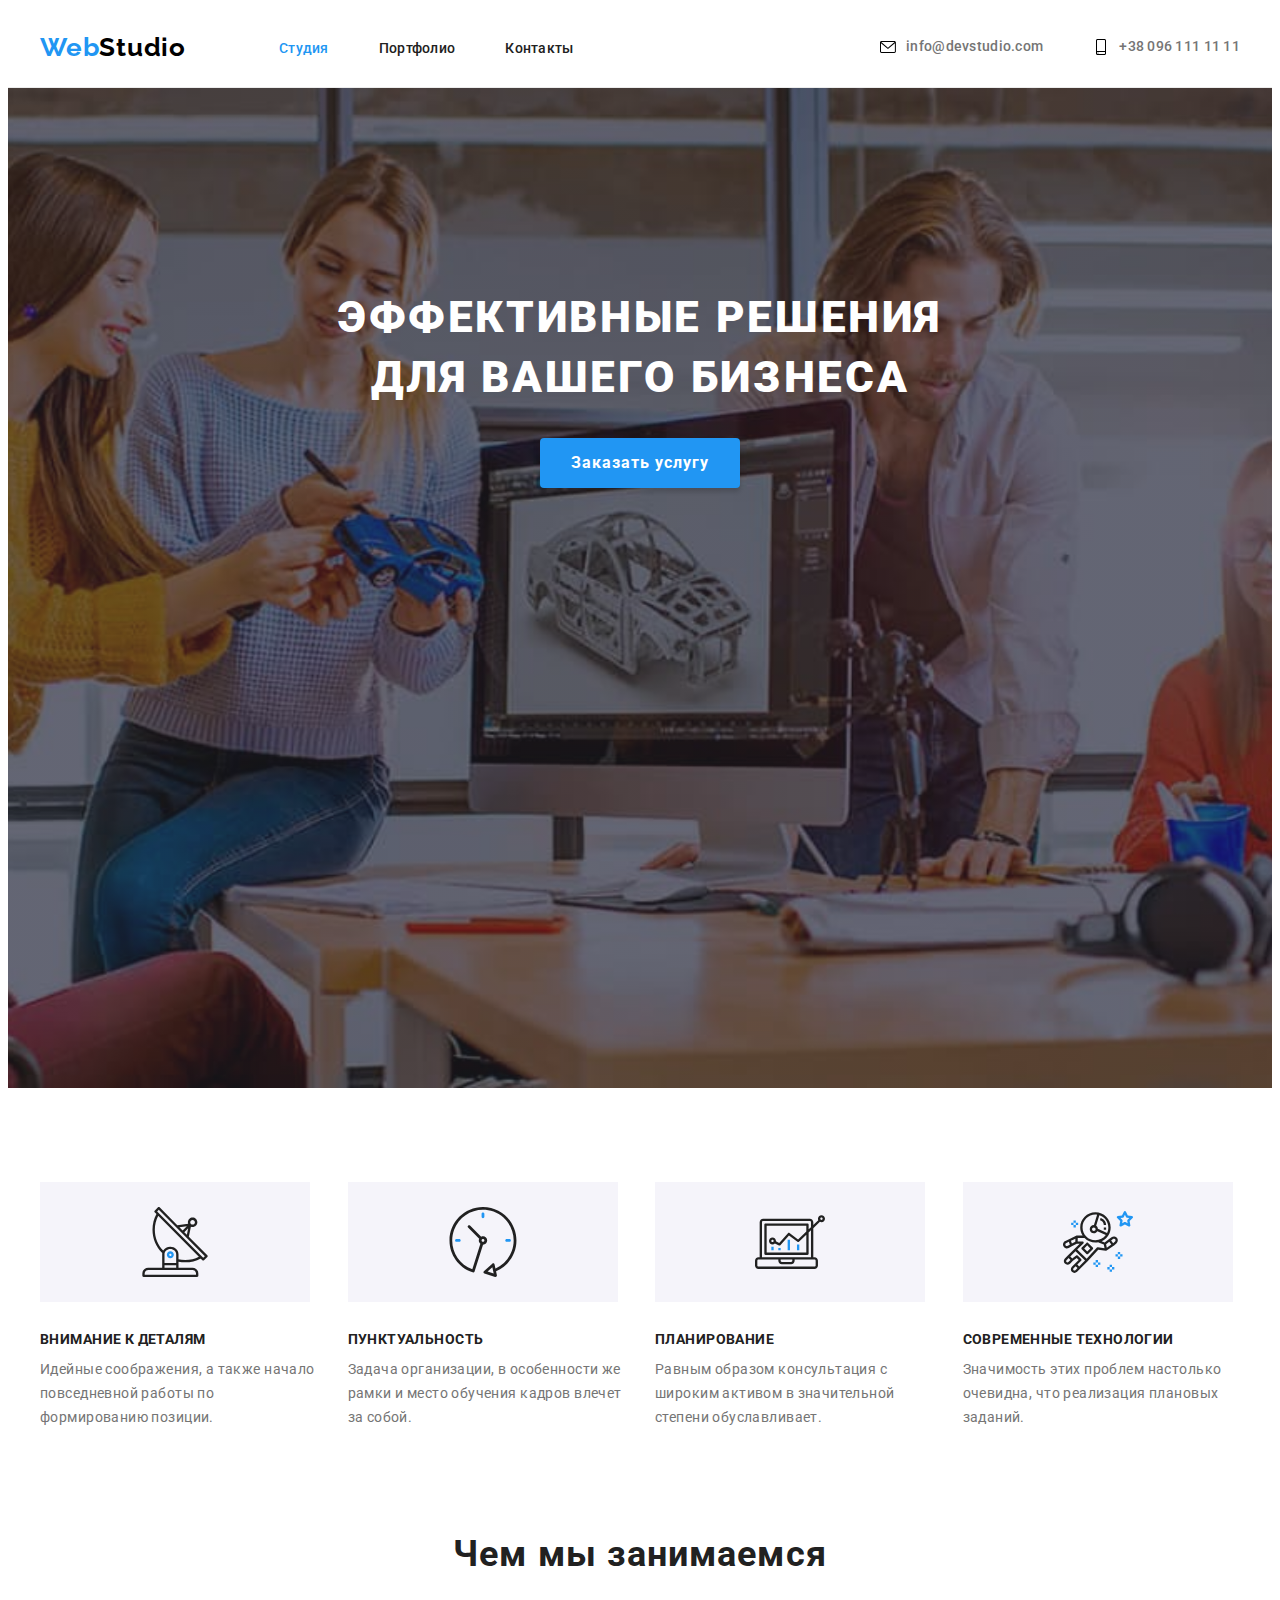
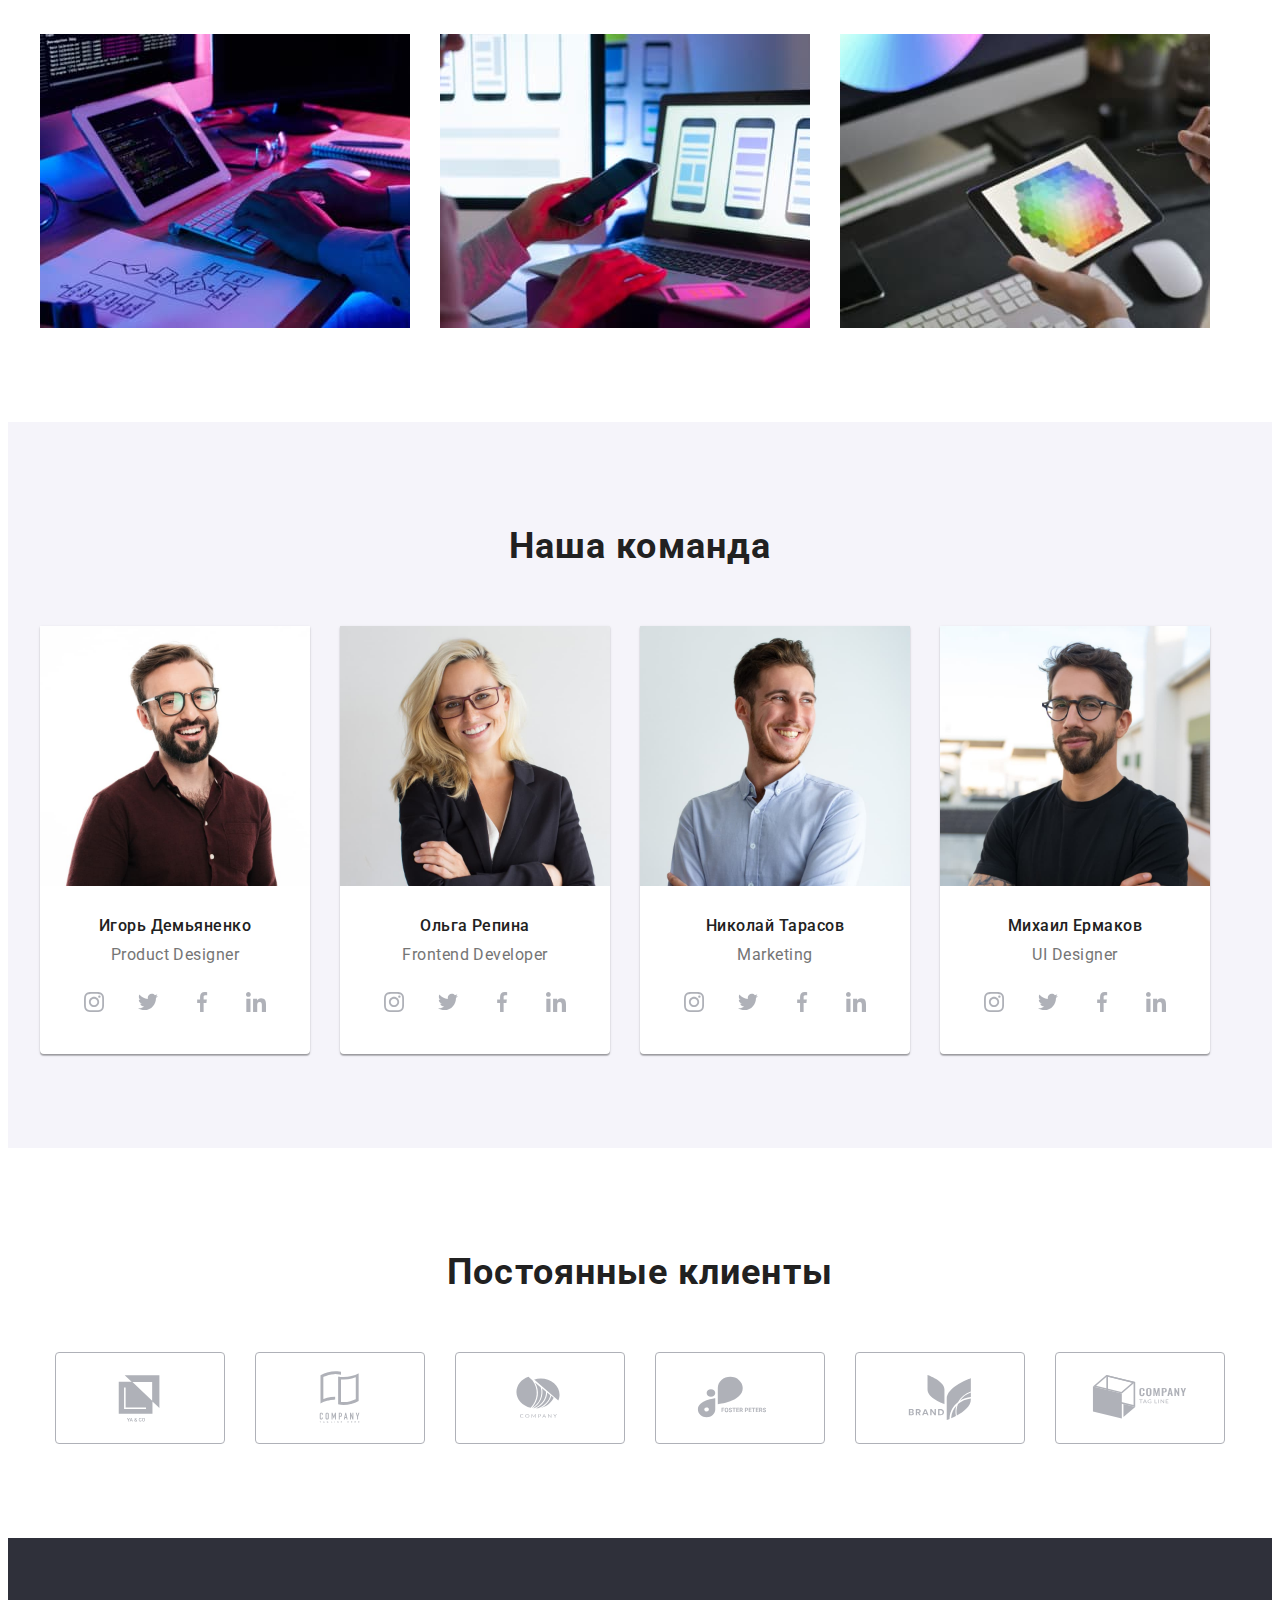
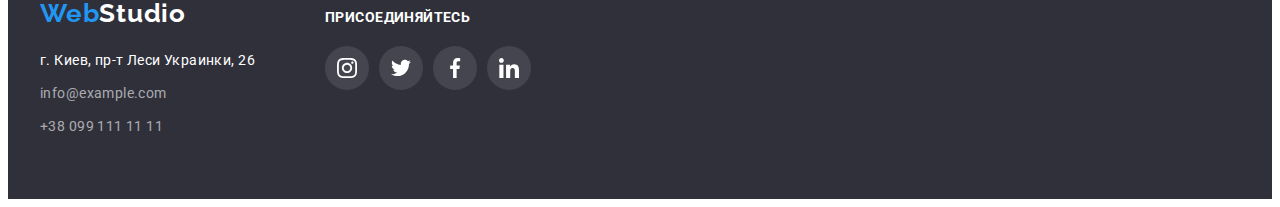
<file: index.html>
<!DOCTYPE html>
<html lang="ru">
  <head>
    <meta charset="UTF-8" />
    <meta name="viewport" content="width=device-width, initial-scale=1.0" />
    <title>Студия</title>
    <link rel="preconnect" href="https://fonts.googleapis.com" />
    <link rel="preconnect" href="https://fonts.gstatic.com" crossorigin />
    <link
      href="https://fonts.googleapis.com/css2?family=Raleway:wght@700&family=Roboto:wght@400;500;700;900&display=swap"
      rel="stylesheet"
    />
    <link
      rel="stylesheet"
      href="https://cdnjs.cloudflare.com/ajax/libs/modern-normalize/1.1.0/modern-normalize.min.css"
      integrity="sha512-wpPYUAdjBVSE4KJnH1VR1HeZfpl1ub8YT/NKx4PuQ5NmX2tKuGu6U/JRp5y+Y8XG2tV+wKQpNHVUX03MfMFn9Q=="
      crossorigin="anonymous"
      referrerpolicy="no-referrer"
    />
    <link rel="stylesheet" href="./css/styles.css" />
  </head>
  <body>
    <!--Верхняя линия-->
    <header class="header">
      <div class="container header-container">
        <nav class="header-nav">
          <a class="logo header-logo link" href="./index.html"
            >Web<span class="logo-black">Studio</span></a
          >
          <ul class="header-menu list">
            <li class="menu-item">
              <a class="menu-link link current" href="./index.html">Студия</a>
            </li>
            <li class="menu-item">
              <a class="menu-link link" href="./portfolio.html">Портфолио</a>
            </li>
            <li class="menu-item"><a class="menu-link link" href="">Контакты</a></li>
          </ul>
        </nav>
        <ul class="header-contacts list">
          <li class="contacts-item">
            <a class="menu-link link header-contacts-link" href="mailto:info@devstudio.com"
              ><svg class="header-contacts-icon">
                <use href="./images/icons.svg#icon-envelope"></use>
              </svg>
              info@devstudio.com</a
            >
          </li>
          <li class="contacts-item">
            <a class="menu-link link header-contacts-link" href="tel:+380991111111"
              ><svg class="header-contacts-icon">
                <use href="./images/icons.svg#icon-smartphone"></use></svg>+38 096 111 11 11</a>
          </li>
        </ul>
      </div>
    </header>

    <main>
      <!--Шапка-->
      <section class="hero section">
        <div class="container hero-container">
          <h1 class="hero-title">Эффективные решения для вашего бизнеса</h1>
          <button type="button" class="hero-btn btn">Заказать услугу</button>
        </div>
      </section>

      <!--Особенности -->
      <section class="specificity section">
        <div class="container">
          <h2 class="visually-hidden">Особенности</h2>
          <ul class="specificity-list list">
            <li class="specifity-item">
              <div class="specifity-item-icons">
                <svg class="specifity-icon" width="70px" height="70px">
                  <use href="./images/icons.svg#icon-antenna"></use>
                </svg>
              </div>
              <h3 class="specificity-item-title">Внимание к деталям</h3>
              <p class="specificity-item-text">
                Идейные соображения, а также начало повседневной работы по формированию позиции.
              </p>
            </li>
            <li class="specifity-item">
              <div class="specifity-item-icons">
                <svg class="specifity-icon" width="70px" height="70px">
                  <use href="./images/icons.svg#icon-clock"></use>
                </svg>
              </div>
              <h3 class="specificity-item-title">Пунктуальность</h3>
              <p class="specificity-item-text">
                Задача организации, в особенности же рамки и место обучения кадров влечет за собой.
              </p>
            </li>
            <li class="specifity-item">
              <div class="specifity-item-icons">
                <svg class="specifity-icon" width="70px" height="70px">
                  <use href="./images/icons.svg#icon-diagram"></use>
                </svg>
              </div>
              <h3 class="specificity-item-title">Планирование</h3>
              <p class="specificity-item-text">
                Равным образом консультация с широким активом в значительной степени обуславливает.
              </p>
            </li>
            <li class="specifity-item">
              <div class="specifity-item-icons">
                <svg class="specifity-icon" width="70px" height="70px">
                  <use href="./images/icons.svg#icon-astronaut"></use>
                </svg>
              </div>
              <h3 class="specificity-item-title">Современные технологии</h3>
              <p class="specificity-item-text">
                Значимость этих проблем настолько очевидна, что реализация плановых заданий.
              </p>
            </li>
          </ul>
        </div>
      </section>

      <!--Чем мы занимаемся-->
      <section class="what-we-do section">
        <div class="container">
          <h2 class="section-title">Чем мы занимаемся</h2>
          <ul class="list what-we-do-list">
            <li class="what-we-do-item">
              <img
                src="./images/wdwd_1.jpg"
                width="370"
                height="294"
                alt="человек печатает на клавиатуре"
              />
            </li>
            <li class="what-we-do-item">
              <img
                src="./images/wdwd_2.jpg"
                width="370"
                height="294"
                alt="человек работает за ноутбуком"
              />
            </li>
            <li class="what-we-do-item">
              <img
                src="./images/wdwd_3.jpg"
                width="370"
                height="294"
                alt="человек работает на планшете"
              />
            </li>
          </ul>
        </div>
      </section>

      <!--Наша команда-->
      <section class="team section">
        <div class="container">
          <h2 class="section-title">Наша команда</h2>
          <ul class="team-list list">
            <li class="team-item">
              <img
                class="team-item-image"
                src="./images/team_1.jpg"
                width="270"
                alt="Фото Игоря Демьяненко"
              />
              <div class="team-item-content">
                <h3 class="team-item-title">Игорь Демьяненко</h3>
                <p lang="en" class="team-item-text">Product Designer</p>
                <ul class="team-social social-list list">
                  <li class="social-item">
                    <a href="" target="_blank" class="social-link">
                      <svg class="social-icon" width="20px" height="20px">
                        <use href="./images/icons.svg#icon-instagram"></use>
                      </svg>
                    </a>
                  </li>
                  <li class="social-item">
                    <a href="" target="_blank" class="social-link">
                      <svg class="social-icon" width="20px" height="20px">
                        <use href="./images/icons.svg#icon-twitter"></use>
                      </svg>
                    </a>
                  </li>
                  <li class="social-item">
                    <a href="" target="_blank" class="social-link">
                      <svg class="social-icon" width="20px" height="20px">
                        <use href="./images/icons.svg#icon-facebook"></use>
                      </svg>
                    </a>
                  </li>
                  <li class="social-item">
                    <a href="" target="_blank" class="social-link">
                      <svg class="social-icon" width="20px" height="20px">
                        <use href="./images/icons.svg#icon-linkedin"></use>
                      </svg>
                    </a>
                  </li>
                </ul>
              </div>
            </li>
            <li class="team-item">
              <img
                class="team-item-image"
                src="./images/team_2.jpg"
                width="270"
                alt="Фото Ольги Репиной"
              />
              <div class="team-item-content">
                <h3 class="team-item-title">Ольга Репина</h3>
                <p lang="en" class="team-item-text">Frontend Developer</p>
                <ul class="team-social social-list list">
                  <li class="social-item">
                    <a href="" target="_blank" class="social-link">
                      <svg class="social-icon" width="20px" height="20px">
                        <use href="./images/icons.svg#icon-instagram"></use>
                      </svg>
                    </a>
                  </li>
                  <li class="social-item">
                    <a href="" target="_blank" class="social-link">
                      <svg class="social-icon" width="20px" height="20px">
                        <use href="./images/icons.svg#icon-twitter"></use>
                      </svg>
                    </a>
                  </li>
                  <li class="social-item">
                    <a href="" target="_blank" class="social-link">
                      <svg class="social-icon" width="20px" height="20px">
                        <use href="./images/icons.svg#icon-facebook"></use>
                      </svg>
                    </a>
                  </li>
                  <li class="social-item">
                    <a href="" target="_blank" class="social-link">
                      <svg class="social-icon" width="20px" height="20px">
                        <use href="./images/icons.svg#icon-linkedin"></use>
                      </svg>
                    </a>
                  </li>
                </ul>
              </div>
            </li>
            <li class="team-item">
              <img
                class="team-item-image"
                src="./images/team_3.jpg"
                width="270"
                alt="Фото Николая Тарасова"
              />
              <div class="team-item-content">
                <h3 class="team-item-title">Николай Тарасов</h3>
                <p lang="en" class="team-item-text">Marketing</p>
                <ul class="team-social social-list list">
                  <li class="social-item">
                    <a href="" target="_blank" class="social-link">
                      <svg class="social-icon" width="20px" height="20px">
                        <use href="./images/icons.svg#icon-instagram"></use>
                      </svg>
                    </a>
                  </li>
                  <li class="social-item">
                    <a href="" target="_blank" class="social-link">
                      <svg class="social-icon" width="20px" height="20px">
                        <use href="./images/icons.svg#icon-twitter"></use>
                      </svg>
                    </a>
                  </li>
                  <li class="social-item">
                    <a href="" target="_blank" class="social-link">
                      <svg class="social-icon" width="20px" height="20px">
                        <use href="./images/icons.svg#icon-facebook"></use>
                      </svg>
                    </a>
                  </li>
                  <li class="social-item">
                    <a href="" target="_blank" class="social-link">
                      <svg class="social-icon" width="20px" height="20px">
                        <use href="./images/icons.svg#icon-linkedin"></use>
                      </svg>
                    </a>
                  </li>
                </ul>
              </div>
            </li>
            <li class="team-item">
              <img
                class="team-item-image"
                src="./images/team_4.jpg"
                width="270"
                alt="Фото Михаила Ермакова"
              />
              <div class="team-item-content">
                <h3 class="team-item-title">Михаил Ермаков</h3>
                <p lang="en" class="team-item-text">UI Designer</p>
                <ul class="team-social social-list list">
                  <li class="social-item">
                    <a href="" target="_blank" class="social-link">
                      <svg class="social-icon" width="20px" height="20px">
                        <use href="./images/icons.svg#icon-instagram"></use>
                      </svg>
                    </a>
                  </li>
                  <li class="social-item">
                    <a href="" target="_blank" class="social-link">
                      <svg class="social-icon" width="20px" height="20px">
                        <use href="./images/icons.svg#icon-twitter"></use>
                      </svg>
                    </a>
                  </li>
                  <li class="social-item">
                    <a href="" target="_blank" class="social-link">
                      <svg class="social-icon" width="20px" height="20px">
                        <use href="./images/icons.svg#icon-facebook"></use>
                      </svg>
                    </a>
                  </li>
                  <li class="social-item">
                    <a href="" target="_blank" class="social-link">
                      <svg class="social-icon" width="20px" height="20px">
                        <use href="./images/icons.svg#icon-linkedin"></use>
                      </svg>
                    </a>
                  </li>
                </ul>
              </div>
            </li>
          </ul>
        </div>
      </section>

      <!-- Постоянные клиенты -->
      <section class="clients section">
        <div class="container">
          <h2 class="section-title">Постоянные клиенты</h2>
          <ul class="clients-list list">
            <li class="clients-item">
              <a href="" target="_blank" class="clients-link">
                <svg class="clients-icon" width="106" height="60">
                  <use href="./images/icons.svg#icon-logo_1"></use>
                </svg>
              </a>
            </li>
            <li class="clients-item">
              <a href="" target="_blank" class="clients-link">
                <svg class="clients-icon" width="106" height="60">
                  <use href="./images/icons.svg#icon-logo_2"></use>
                </svg>
              </a>
            </li>
            <li class="clients-item">
              <a href="" target="_blank" class="clients-link">
                <svg class="clients-icon" width="106" height="60">
                  <use href="./images/icons.svg#icon-logo_3"></use>
                </svg>
              </a>
            </li>
            <li class="clients-item">
              <a href="" target="_blank" class="clients-link">
                <svg class="clients-icon" width="106" height="60">
                  <use href="./images/icons.svg#icon-logo_4"></use>
                </svg>
              </a>
            </li>
            <li class="clients-item">
              <a href="" target="_blank" class="clients-link">
                <svg class="clients-icon" width="106" height="60">
                  <use href="./images/icons.svg#icon-logo_5"></use>
                </svg>
              </a>
            </li>
            <li class="clients-item">
              <a href="" target="_blank" class="clients-link">
                <svg class="clients-icon" width="106" height="60">
                  <use href="./images/icons.svg#icon-logo_6"></use>
                </svg>
              </a>
            </li>
          </ul>
        </div>
      </section>
    </main>

    <!--Подвал-->
    <footer class="footer">
      <div class="container footer-container">
        <div class="footer-left">
          <a class="logo link" href="./index.html">Web<span class="logo-white">Studio</span></a>
          <address class="footer-address">
            <p class="footer-address-text">г. Киев, пр-т Леси Украинки, 26</p>
            <ul class="list">
              <li class="footer-address-item">
                <a class="footer-contact link" href="mailto:info@example.com">info@example.com</a>
              </li>
              <li class="footer-address-item">
                <a class="footer-contact link" href="tel:+380991111111">+38 099 111 11 11</a>
              </li>
            </ul>
          </address>
        </div>
        <div class="footer-right">
          <p class="footer-text">Присоединяйтесь</p>
          <ul class="footer-social social-list list">
            <li class="social-item">
              <a href="" target="_blank" class="social-link footer-social-link">
                <svg class="social-icon footer-social-icon" width="20px" height="20px">
                  <use href="./images/icons.svg#icon-instagram"></use>
                </svg>
              </a>
            </li>
            <li class="social-item">
              <a href="" target="_blank" class="social-link footer-social-link">
                <svg class="social-icon footer-social-icon" width="20px" height="20px">
                  <use href="./images/icons.svg#icon-twitter"></use>
                </svg>
              </a>
            </li>
            <li class="social-item">
              <a href="" target="_blank" class="social-link footer-social-link">
                <svg class="social-icon footer-social-icon" width="20px" height="20px">
                  <use href="./images/icons.svg#icon-facebook"></use>
                </svg>
              </a>
            </li>
            <li class="social-item">
              <a href="" target="_blank" class="social-link footer-social-link">
                <svg class="social-icon footer-social-icon" width="20px" height="20px">
                  <use href="./images/icons.svg#icon-linkedin"></use>
                </svg>
              </a>
            </li>
          </ul>
        </div>
      </div>
    </footer>
  </body>
</html>
</file>
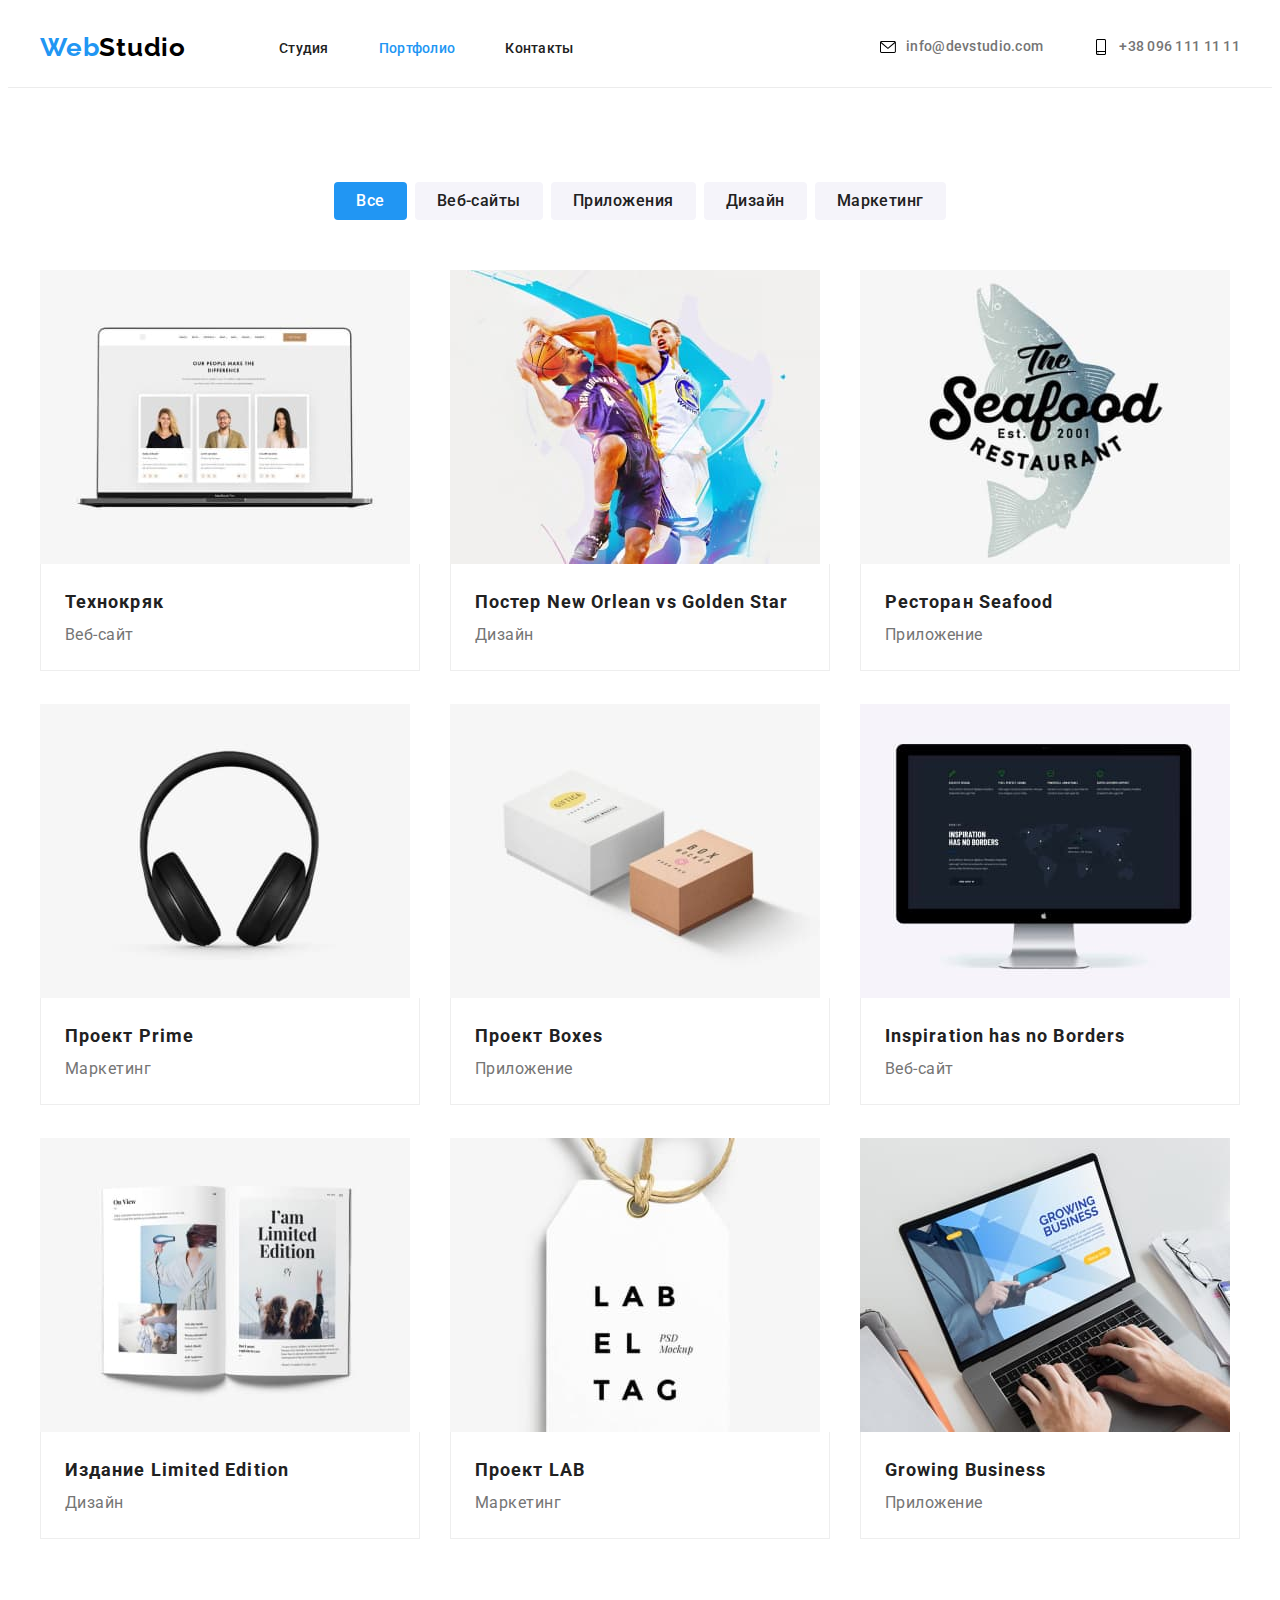
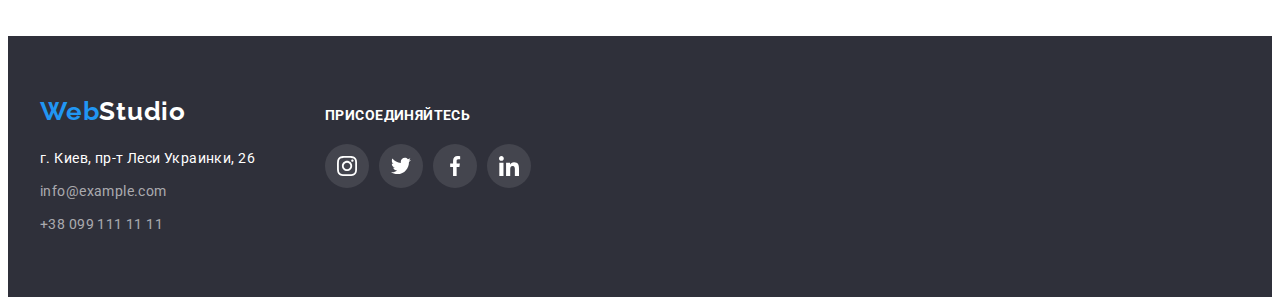
<file: portfolio.html>
<!DOCTYPE html>
<html lang="ru">
  <head>
    <meta charset="UTF-8" />
    <meta name="viewport" content="width=device-width, initial-scale=1.0" />
    <title>Портфолио</title>
    <link rel="preconnect" href="https://fonts.googleapis.com" />
    <link rel="preconnect" href="https://fonts.gstatic.com" crossorigin />
    <link
      href="https://fonts.googleapis.com/css2?family=Raleway:wght@700&family=Roboto:wght@400;500;700;900&display=swap"
      rel="stylesheet"
    />
    <link
      rel="stylesheet"
      href="https://cdnjs.cloudflare.com/ajax/libs/modern-normalize/1.1.0/modern-normalize.min.css"
      integrity="sha512-wpPYUAdjBVSE4KJnH1VR1HeZfpl1ub8YT/NKx4PuQ5NmX2tKuGu6U/JRp5y+Y8XG2tV+wKQpNHVUX03MfMFn9Q=="
      crossorigin="anonymous"
      referrerpolicy="no-referrer"
    />
    <link rel="stylesheet" href="./css/styles.css" />
  </head>
  <body>
    <!--Верхняя линия-->
    <header class="header">
      <div class="container header-container">
        <nav class="header-nav">
          <a class="logo header-logo link" href="./index.html"
            >Web<span class="logo-black">Studio</span></a
          >
          <ul class="header-menu list">
            <li class="menu-item">
              <a class="menu-link link" href="./index.html">Студия</a>
            </li>
            <li class="menu-item">
              <a class="menu-link link current" href="./portfolio.html">Портфолио</a>
            </li>
            <li class="menu-item"><a class="menu-link link" href="">Контакты</a></li>
          </ul>
        </nav>
        <ul class="header-contacts list">
          <li class="contacts-item">
            <a class="menu-link link header-contacts-link" href="mailto:info@devstudio.com"
              ><svg class="header-contacts-icon">
                <use href="./images/icons.svg#icon-envelope"></use>
              </svg>
              info@devstudio.com</a
            >
          </li>
          <li class="contacts-item">
            <a class="menu-link link header-contacts-link" href="tel:+380991111111"
              ><svg class="header-contacts-icon">
                <use href="./images/icons.svg#icon-smartphone"></use></svg>+38 096 111 11 11</a>
          </li>
        </ul>
      </div>
    </header>
    <main>
      <section class="portfolio section">
        <div class="container">
          <h2 class="visually-hidden">Портфолио</h2>
          <ul class="portfolio-menu list">
            <li class="portfolio-menu-item">
              <button type="button" class="portfolio-btn portfolio-btn-all btn">Все</button>
            </li>
            <li class="portfolio-menu-item">
              <button type="button" class="portfolio-btn btn">Веб-сайты</button>
            </li>
            <li class="portfolio-menu-item">
              <button type="button" class="portfolio-btn btn">Приложения</button>
            </li>
            <li class="portfolio-menu-item">
              <button type="button" class="portfolio-btn btn">Дизайн</button>
            </li>
            <li class="portfolio-menu-item">
              <button type="button" class="portfolio-btn btn">Маркетинг</button>
            </li>
          </ul>
          <ul class="portfolio-list list">
            <li class="portfolio-item">
              <a href="" class="link portfolio-link">
                <img src="./images/portfolio_1.jpg" width="370" alt="фото ноутбука" />
                <div class="portfolio-item-card">
                  <h3 class="portfolio-item-title">Технокряк</h3>
                  <p class="portfolio-item-text">Веб-сайт</p>
                </div>
              </a>
            </li>
            <li class="portfolio-item">
              <a href="" class="link portfolio-link">
                <img
                  src="./images/portfolio_2.jpg"
                  width="370"
                  alt="Постер New Orlean vs Golden Star"
                />
                <div class="portfolio-item-card">
                  <h3 class="portfolio-item-title">
                    Постер <span lang="en">New Orlean vs Golden Star</span>
                  </h3>
                  <p class="portfolio-item-text">Дизайн</p>
                </div>
              </a>
            </li>
            <li class="portfolio-item">
              <a href="" class="link portfolio-link">
                <img src="./images/portfolio_3.jpg" width="370" alt="Логотип Ресторана Seafood" />
                <div class="portfolio-item-card">
                  <h3 class="portfolio-item-title">Ресторан <span lang="en">Seafood</span></h3>
                  <p class="portfolio-item-text">Приложение</p>
                </div>
              </a>
            </li>
            <li class="portfolio-item">
              <a href="" class="link portfolio-link">
                <img src="./images/portfolio_4.jpg" width="370" alt="фото наушников" />
                <div class="portfolio-item-card">
                  <h3 class="portfolio-item-title">Проект <span lang="en">Prime</span></h3>
                  <p class="portfolio-item-text">Маркетинг</p>
                </div>
              </a>
            </li>
            <li class="portfolio-item">
              <a href="" class="link portfolio-link">
                <img src="./images/portfolio_5.jpg" width="370" alt="фото коробочек" />
                <div class="portfolio-item-card">
                  <h3 class="portfolio-item-title">Проект <span lang="en">Boxes</span></h3>
                  <p class="portfolio-item-text">Приложение</p>
                </div>
              </a>
            </li>
            <li class="portfolio-item">
              <a href="" class="link portfolio-link">
                <img src="./images/portfolio_6.jpg" width="370" alt="фото минитора компьютера" />
                <div class="portfolio-item-card">
                  <h3 class="portfolio-item-title">
                    <span lang="en">Inspiration has no Borders</span>
                  </h3>
                  <p class="portfolio-item-text">Веб-сайт</p>
                </div>
              </a>
            </li>
            <li class="portfolio-item">
              <a href="" class="link portfolio-link">
                <img src="./images/portfolio_7.jpg" width="370" alt="фото разворота издания" />
                <div class="portfolio-item-card">
                  <h3 class="portfolio-item-title">
                    Издание <span lang="en">Limited Edition</span>
                  </h3>
                  <p class="portfolio-item-text">Дизайн</p>
                </div>
              </a>
            </li>
            <li class="portfolio-item">
              <a href="" class="link portfolio-link">
                <img src="./images/portfolio_8.jpg" width="370" alt="фото логотипа проекта LAB" />
                <div class="portfolio-item-card">
                  <h3 class="portfolio-item-title">Проект <span lang="en">LAB</span></h3>
                  <p class="portfolio-item-text">Маркетинг</p>
                </div>
              </a>
            </li>
            <li class="portfolio-item">
              <a href="" class="link portfolio-link">
                <img
                  src="./images/portfolio_9.jpg"
                  width="370"
                  alt="мужчина печатает на ноутбуке"
                />
                <div class="portfolio-item-card">
                  <h3 class="portfolio-item-title"><span lang="en">Growing Business</span></h3>
                  <p class="portfolio-item-text">Приложение</p>
                </div>
              </a>
            </li>
          </ul>
        </div>
      </section>
    </main>
    <!--Подвал-->
    <footer class="footer">
      <div class="container footer-container">
        <div class="footer-left">
          <a class="logo link" href="./index.html">Web<span class="logo-white">Studio</span></a>
          <address class="footer-address">
            <p class="footer-address-text">г. Киев, пр-т Леси Украинки, 26</p>
            <ul class="list">
              <li class="footer-address-item">
                <a class="footer-contact link" href="mailto:info@example.com">info@example.com</a>
              </li>
              <li class="footer-address-item">
                <a class="footer-contact link" href="tel:+380991111111">+38 099 111 11 11</a>
              </li>
            </ul>
          </address>
        </div>
        <div class="footer-right">
          <p class="footer-text">Присоединяйтесь</p>
          <ul class="footer-social social-list list">
            <li class="social-item">
              <a href="" target="_blank" class="social-link footer-social-link">
                <svg class="social-icon footer-social-icon" width="20px" height="20px">
                  <use href="./images/icons.svg#icon-instagram"></use>
                </svg>
              </a>
            </li>
            <li class="social-item">
              <a href="" target="_blank" class="social-link footer-social-link">
                <svg class="social-icon footer-social-icon" width="20px" height="20px">
                  <use href="./images/icons.svg#icon-twitter"></use>
                </svg>
              </a>
            </li>
            <li class="social-item">
              <a href="" target="_blank" class="social-link footer-social-link">
                <svg class="social-icon footer-social-icon" width="20px" height="20px">
                  <use href="./images/icons.svg#icon-facebook"></use>
                </svg>
              </a>
            </li>
            <li class="social-item">
              <a href="" target="_blank" class="social-link footer-social-link">
                <svg class="social-icon footer-social-icon" width="20px" height="20px">
                  <use href="./images/icons.svg#icon-linkedin"></use>
                </svg>
              </a>
            </li>
          </ul>
        </div>
      </div>
    </footer>
  </body>
</html>
</file>
<file: css/styles.css>
:root {
  --primary-color: #ffffff;
  --light-background-color: #f5f4fa;
  --dark-background-color: #2f303a;
  --secondary-color: #212121;
  --text-color-light: #757575;
  --accent-color: #2196f3;
  --icons-color: #AFB1B8;
}

p, h1, h2, h3, h4, h5, h6 {
  margin: 0;
}

ul {
  margin: 0;
  padding: 0;
}

body {
  font-family: Roboto, sans-serif;
  color: var(--text-color-light);
  background-color: var(--primary-color);
}

img {
  display: block;
}

.container {
  width: 1200px;
  padding-right: 15px;
  padding-left: 15px;
  margin: 0 auto;
}

.section {
  padding-top: 94px;
  padding-bottom: 94px;
}

/* removing dots and underlines*/
.list {
  list-style: none;
}

.link {
  text-decoration: none;
  color: inherit;
}


/* hiding titles*/
.visually-hidden {
  position: absolute;
  clip: rect(0 0 0 0);
  width: 1px;
  height: 1px;
  margin: -1px;
}

/*---------- general section titles style---------*/
.section-title {
  font-weight: bold;
  font-size: 36px;
  line-height: 1.67;
  text-align: center;
  letter-spacing: 0.03em;
  color: var(--secondary-color);
  margin-bottom: 50px;
}

/* ----------------general logo----------------*/
.logo {
  font-family: Raleway, sans-serif;
  font-weight: bold;
  font-size: 26px;
  line-height: 1.19;
  letter-spacing: 0.03em;
  color: var(--accent-color);
}

.logo-black {
  color: #000000;
}

.logo-white {
  color: var(--primary-color);
}

/*-----------general buttons styles----------------*/
.btn {
    cursor:pointer;
    font-family: inherit;
    border-radius: 4px;
    text-align: center;
    border: none;
    padding: 6px 22px;
}

/* --------------header---------------*/
.header {
  background-color: var(--primary-color);
  border-bottom: 1px solid #ECECEC
}

.header-container {
  display: flex;
}

.header-logo {
  margin-right: 93px;
  padding-top: 24px;
  padding-bottom: 24px;
}

.menu-item:not(:last-child) {
  margin-right: 50px;
}

.contacts-item:not(:last-child){
  margin-right: 50px;
}

.menu-link {
  font-weight: 500;
  font-size: 14px;
  line-height: 1.14;
  letter-spacing: 0.02em;
  padding-top: 25px;
  padding-bottom: 25px;
}

.menu-link:hover,
.menu-link:focus {
  color: var(--accent-color);
}

.header-menu {
  color: var(--secondary-color);
  display: flex;
}

.header-nav {
  display: flex;
  align-items: center;
}

.header-contacts {
  color: var(--text-color-light);
  display: flex;
  margin-left: auto;
  align-items: center;
}

.header-contacts-link {
  display: flex;
  align-items: center;
  justify-content: center;
}

.header-contacts-icon {
  max-width: 16px;
  max-height: 16px;
  margin-right: 10px;
}

.link:hover .header-contacts-icon ,
.link:focus .header-contacts-icon {
  fill: var(--accent-color);
}

.menu-link.current {
  color: var(--accent-color);
}

/*----------------- hero ------------*/
.hero {
  background-color: var(--dark-background-color);
  background-image: linear-gradient(rgba(47, 48, 58, 0.4), rgba(47, 48, 58, 0.4)), url(../images/hero-background.jpg);
  background-repeat: no-repeat;
  background-size: cover;
  background-position: center;
  max-width: 1600px;
  height: 600px;
  text-align: center;
  padding-top: 200px;
  padding-bottom: 200px;
  margin: 0 auto;
}

.hero-title {
  font-weight: 900;
  font-size: 44px;
  line-height: 1.36;
  text-align: center;
  letter-spacing: 0.06em;
  text-transform: uppercase;
  color: var(--primary-color);
}

.hero-container > h1 {
  width: 696px;
  display: block;
  margin: 0 auto 30px auto;
}

.hero-btn {
  font-weight: bold;
  font-size: 16px;
  line-height: 1.87;
  letter-spacing: 0.06em;
  color: var(--primary-color);
  background-color: var(--accent-color);
  min-width: 200px;
  height: 50px;
  box-shadow: 0px 4px 4px rgba(0, 0, 0, 0.15);
  display: block;
  margin: 0 auto;
}

/*-------------specifity-------------*/
.specifity {
  background-color: var(--primary-color);
}

.specificity-list{
  display: flex;
}

.specifity-item{
  width: calc((100% - 90px) / 4);
  margin-right: 30px;
}

.specifity-item:nth-child(4n) {
  margin-right: 0px;
}

.specificity-item-title {
  font-weight: bold;
  font-size: 14px;
  line-height: 1.14;
  letter-spacing: 0.03em;
  text-transform: uppercase;
  color: var(--secondary-color);
  margin-bottom: 10px;
}

.specificity-item-text {
  font-size: 14px;
  line-height: 1.71;
  letter-spacing: 0.03em;
}

.specifity-item-icons {
  width: 270px;
  height: 120px;
  background-color: var(--light-background-color);
  display: flex;
  align-items: center;
  justify-content: center;
  margin-bottom: 30px;
}

/*----------------what we do-------------------*/
.what-we-do {
    background-color: var(--primary-color);
    padding-top: 0px;
}

.what-we-do-list{
  display: flex;
}

.what-we-do-item {
  margin-right: 30px;
}

.what-we-do-item:last-child {
  margin-right: 0px;
}

/*------------------team*----------------------*/
.team {
  background-color: var(--light-background-color);
}

.team-list {
  display: flex;
}

.team-item {
  background-color: var(--primary-color);
  height: 428px;
  box-shadow: 0px 1px 3px rgba(0, 0, 0, 0.12), 0px 1px 1px rgba(0, 0, 0, 0.14), 0px 2px 1px rgba(0, 0, 0, 0.2);
  border-radius: 0px 0px 4px 4px;
  margin-right: 30px;
}

.team-item:nth-child(4n) {
  margin-right: 0px;
}

.team-item-content {
  padding: 30px 32px;
}

.team-item-title {
  font-weight: 500;
  font-size: 16px;
  line-height: 1.19;
  text-align: center;
  letter-spacing: 0.03em;
  color: var(--secondary-color);
  margin-bottom: 10px;
}

.team-item-text {
  font-size: 16px;
  line-height: 1.19;
  text-align: center;
  letter-spacing: 0.03em;
  margin-bottom: 16px;
}

.social-list {
  display: flex;
  justify-content: center;
}

.social-item {
  width: 44px;
  height: 44px;
  margin-right: 10px;
}

.social-item:last-child {
  margin-right: 0;
}

.social-link {
  width: 100%;
  height: 100%;
  background-color: var(--primary-color);
  border-radius: 50%;
  display: flex;
  align-items: center;
  justify-content: center;
}

.social-icon {
  fill: var(--icons-color);
}

.social-link:hover,
.social-link:focus {
  background-color: var(--accent-color);
}

.social-link:hover .social-icon,
.social-link:focus .social-icon {
  fill: var(--primary-color);
}

/*--------------clients-------------*/

.clients-list {
  display: flex;
  align-items: center;
  justify-content: center;
}

.clients-item {
  width: 170px;
  height: 92px;
  margin-right: 30px;
}

.clients-item:last-child {
  margin-right: 0;
}

.clients-link {
  display: flex;
  width: 100%;
  height: 100%;
  align-items: center;
  justify-content: center;
  border: 1px solid var(--icons-color);
  box-sizing: border-box;
  border-radius: 4px;  
}

.clients-icon {
  fill: var(--icons-color)
}

.clients-link:hover,
.clients-link:focus {
  border-color: var(--accent-color);
}

.clients-link:hover .clients-icon,
.clients-link:focus .clients-icon {
  fill: var(--accent-color);
}

/*--------------footer-------------*/
.footer {
  background-color: var(--dark-background-color);
  padding-top: 60px;
  padding-bottom: 60px;
}

.footer-container {
  display: flex;
  align-items: baseline;
}

.footer-left {
  margin-right: 70px;
}

.footer-address {
  font-style: normal;
  font-size: 14px;
  line-height: 1.71;
  letter-spacing: 0.03em;
  margin-top: 20px;
}

.footer-address-text {
  color: var(--primary-color);
  margin-bottom: 9px;
}

.footer-address-item{
  margin-bottom: 9px;
}

.footer-address-item:last-child{
  margin-bottom: 0px;
}

.footer-contact {
  color: rgba(255, 255, 255, 0.6);
  display: block;
}

.footer-contact:hover,
.footer-contact:focus {
  color: var(--accent-color);
}

.footer-text {
  font-weight: bold;
  font-size: 14px;
  line-height: 1.14;
  letter-spacing: 0.03em;
  text-transform: uppercase;
  color: var(--primary-color);
  margin-bottom: 20px;
}

.footer-social-link {
  background-color: rgba(255, 255, 255, 0.1);
}

.footer-social-icon {
  fill: var(--primary-color);
}

/*---------------portfolio-----------------*/
.portfolio {
  background-color: var(--primary-color);
}

.portfolio-list {
  display: flex;
  flex-wrap: wrap;
  margin-left: -30px;
  margin-top: -30px;
}

.portfolio-menu {
  display: flex;
  justify-content: center;
  margin-bottom: 50px;
}

.portfolio-menu-item:not(:last-child){
  margin-right: 8px;
}

.portfolio-item {
  height: 404px;
  flex-basis: calc(100% / 3 - 30px);
  margin-left: 30px;
  margin-top: 30px;
}

.portfolio-link {
  display:block;
}

.portfolio-link:hover,
.portfolio-link:focus {
  box-shadow: 0px 1px 1px rgba(0, 0, 0, 0.12), 0px 4px 4px rgba(0, 0, 0, 0.06), 1px 4px 6px rgba(0, 0, 0, 0.16);
}

.portfolio-item-card {
  padding: 20px 24px; 
  border-right: 1px solid #EEEEEE;
  border-bottom: 1px solid #EEEEEE;
  border-left: 1px solid #EEEEEE;
}

.portfolio-item-title {
  font-weight: bold;
  font-size: 18px;
  line-height: 2;
  letter-spacing: 0.06em;
  color: var(--secondary-color);
}

.portfolio-item-text {
  font-size: 16px;
  line-height: 1.87;
  letter-spacing: 0.03em;
}

.portfolio-btn {
  font-weight: 500;
  font-size: 16px;
  line-height: 1.62;
  text-align: center;
  letter-spacing: 0.03em;
  color: var(--secondary-color);
  background-color: var(--light-background-color);
}

.portfolio-btn-all {
  color: var(--primary-color);
  background-color: var(--accent-color);
}

.portfolio-btn:hover,
.portfolio-btn:focus {
  color: var(--primary-color);
  background-color: var(--accent-color);
  box-shadow: 0px 3px 1px rgba(0, 0, 0, 0.1), 0px 1px 2px rgba(0, 0, 0, 0.08), 0px 2px 2px rgba(0, 0, 0, 0.12);
}
</file>
